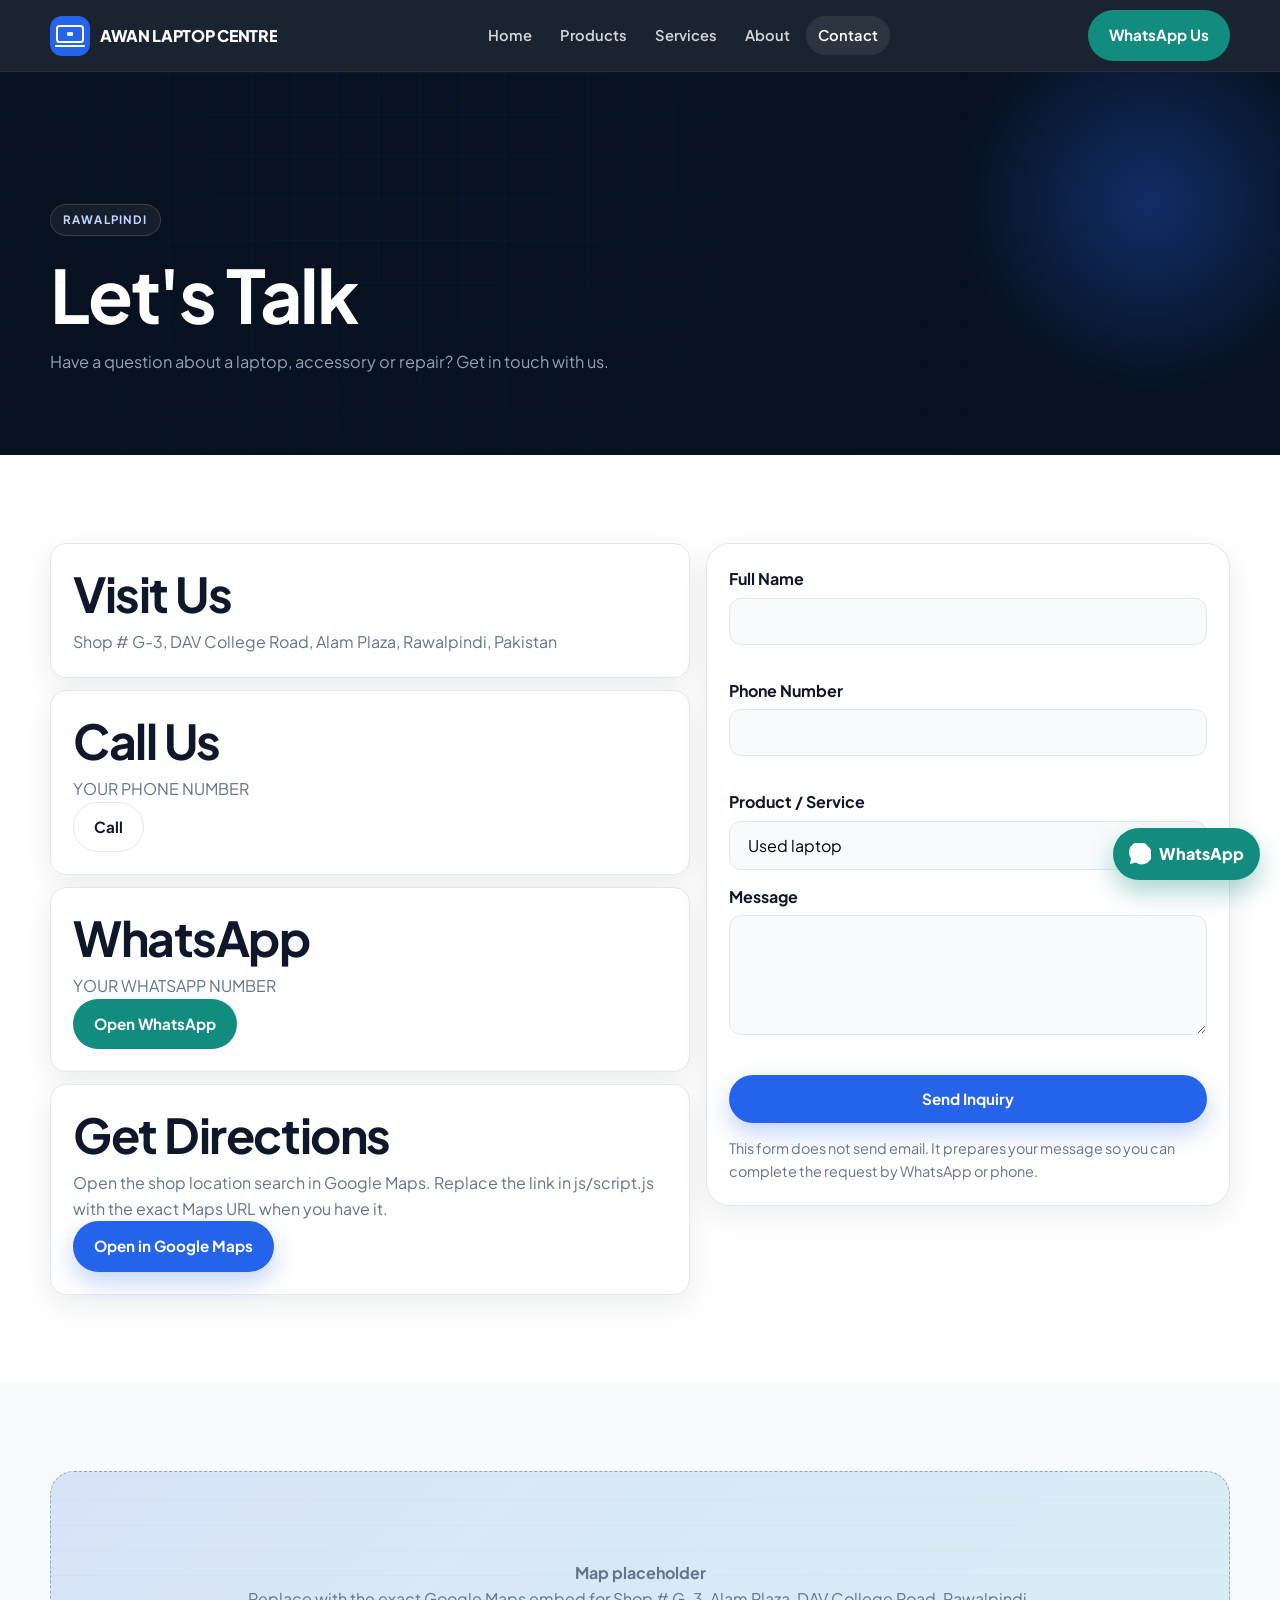
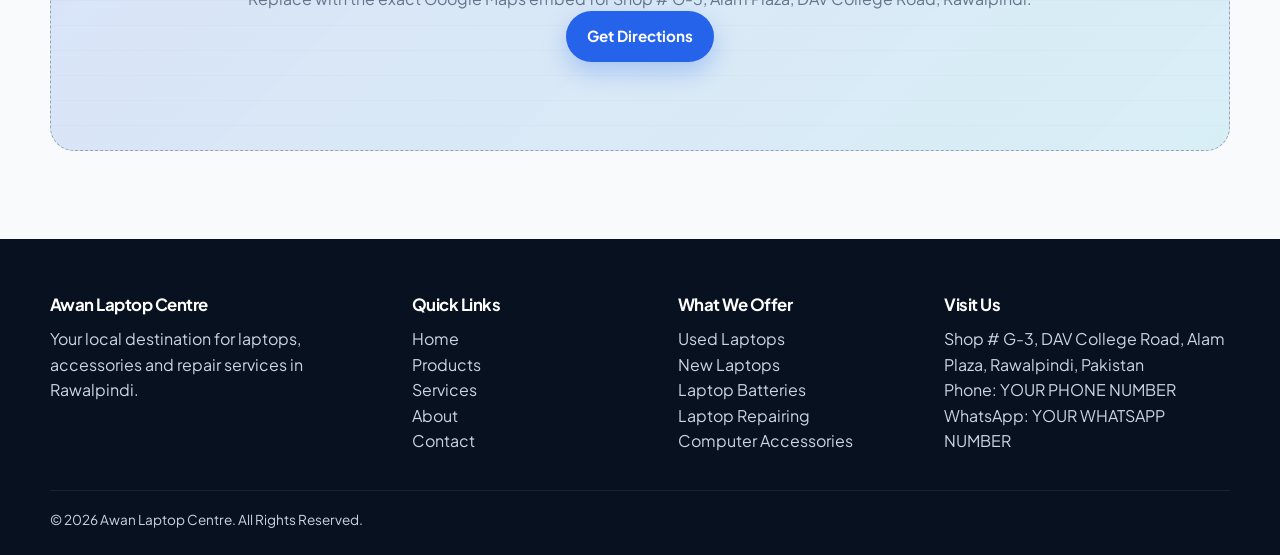
<file: contact.html>
<!DOCTYPE html>
<html lang="en">
<head>
  <meta charset="UTF-8">
  <meta name="viewport" content="width=device-width, initial-scale=1.0">
  <title>Contact Awan Laptop Centre | Alam Plaza, Rawalpindi</title>
  <meta name="description" content="Visit Awan Laptop Centre at Shop G-3, Alam Plaza, DAV College Road, Rawalpindi, or send an inquiry about laptops, accessories and repair.">
  <meta property="og:title" content="Let's Talk | Awan Laptop Centre">
  <meta property="og:description" content="Have a question about a laptop, accessory or repair? Get in touch with us in Rawalpindi.">
  <meta property="og:type" content="website">
  <meta property="og:image" content="https://images.unsplash.com/photo-1484788984921-03950022c9ef?auto=format&fit=crop&w=1200&q=80">
  <link rel="icon" href="assets/logo/favicon.svg" type="image/svg+xml">
  <link rel="preconnect" href="https://fonts.googleapis.com">
  <link rel="preconnect" href="https://fonts.gstatic.com" crossorigin>
  <link href="https://fonts.googleapis.com/css2?family=Plus+Jakarta+Sans:wght@400;500;600;700;800&display=swap" rel="stylesheet">
  <link rel="stylesheet" href="css/style.css">
</head>
<body>
  <a class="skip-link" href="#main">Skip to content</a>
  <header class="site-header site-header--solid">
    <div class="header-inner">
      <a class="logo" href="index.html">
        <img src="assets/logo/logo.svg" alt="">
        <span>AWAN LAPTOP CENTRE</span>
      </a>
      <nav class="desktop-nav" aria-label="Primary">
        <a href="index.html">Home</a>
        <a href="products.html">Products</a>
        <a href="services.html">Services</a>
        <a href="about.html">About</a>
        <a href="contact.html" aria-current="page">Contact</a>
      </nav>
      <a class="btn btn--whatsapp header-cta" href="#" data-whatsapp="general">WhatsApp Us</a>
      <button class="nav-toggle" type="button" aria-expanded="false" aria-controls="mobile-nav" aria-label="Open menu">
        <span></span><span></span><span></span>
      </button>
    </div>
  </header>
  <div class="nav-backdrop"></div>
  <nav id="mobile-nav" class="mobile-nav" aria-label="Mobile">
    <a href="index.html">Home</a>
    <a href="products.html">Products</a>
    <a href="services.html">Services</a>
    <a href="about.html">About</a>
    <a href="contact.html" aria-current="page">Contact</a>
    <a class="btn btn--whatsapp" href="#" data-whatsapp="general">WhatsApp Us</a>
  </nav>

  <main id="main">
    <section class="hero page-hero">
      <div class="hero__glow" aria-hidden="true"></div>
      <div class="container">
        <p class="badge">Rawalpindi</p>
        <h1>Let's Talk</h1>
        <p class="lede">Have a question about a laptop, accessory or repair? Get in touch with us.</p>
      </div>
    </section>

    <section class="section">
      <div class="container contact-layout">
        <div>
          <article class="info-card">
            <h2>Visit Us</h2>
            <p class="muted">Shop # G-3, DAV College Road, Alam Plaza, Rawalpindi, Pakistan</p>
          </article>
          <article class="info-card" style="margin-top:12px">
            <h2>Call Us</h2>
            <p class="muted" data-phone-text>YOUR PHONE NUMBER</p>
            <a class="btn btn--ghost-dark" href="#" data-phone-href>Call</a>
          </article>
          <article class="info-card" style="margin-top:12px">
            <h2>WhatsApp</h2>
            <p class="muted" data-whatsapp-text>YOUR WHATSAPP NUMBER</p>
            <a class="btn btn--whatsapp" href="#" data-whatsapp="general">Open WhatsApp</a>
          </article>
          <article class="info-card" style="margin-top:12px">
            <h2>Get Directions</h2>
            <p class="muted">Open the shop location search in Google Maps. Replace the link in js/script.js with the exact Maps URL when you have it.</p>
            <a class="btn btn--primary" href="#" data-maps-href target="_blank" rel="noopener">Open in Google Maps</a>
          </article>
        </div>

        <div>
          <form class="form" data-contact-form novalidate>
            <div class="form-field">
              <label for="fullName">Full Name</label>
              <input id="fullName" name="fullName" type="text" autocomplete="name" required>
              <p class="field-error" role="alert"></p>
            </div>
            <div class="form-field">
              <label for="phone">Phone Number</label>
              <input id="phone" name="phone" type="tel" autocomplete="tel" required>
              <p class="field-error" role="alert"></p>
            </div>
            <div class="form-field">
              <label for="topic">Product / Service</label>
              <select id="topic" name="topic">
                <option>Used laptop</option>
                <option>New laptop</option>
                <option>Laptop battery</option>
                <option>Accessory</option>
                <option>Laptop repair</option>
                <option>Something else</option>
              </select>
            </div>
            <div class="form-field">
              <label for="message">Message</label>
              <textarea id="message" name="message" required></textarea>
              <p class="field-error" role="alert"></p>
            </div>
            <button class="btn btn--primary" type="submit">Send Inquiry</button>
            <p class="note">This form does not send email. It prepares your message so you can complete the request by WhatsApp or phone.</p>
          </form>
          <div class="form-success" data-form-success hidden tabindex="-1">
            <p><strong>Thank you! Your inquiry has been prepared. Please contact us through WhatsApp or phone to complete your request.</strong></p>
            <button class="btn btn--whatsapp" type="button" data-form-whatsapp style="margin-top:12px">Continue on WhatsApp</button>
          </div>
        </div>
      </div>
    </section>

    <section class="section bg-light">
      <div class="container">
        <div class="map-placeholder">
          <!-- Replace this iframe with the exact Google Maps embed for Awan Laptop Centre -->
          <div>
            <p><strong>Map placeholder</strong></p>
            <p>Replace with the exact Google Maps embed for Shop # G-3, Alam Plaza, DAV College Road, Rawalpindi.</p>
            <a class="btn btn--primary" href="#" data-maps-href target="_blank" rel="noopener">Get Directions</a>
          </div>
        </div>
      </div>
    </section>
  </main>

  <footer class="site-footer">
    <div class="container footer-grid">
      <div>
        <h2>Awan Laptop Centre</h2>
        <p>Your local destination for laptops, accessories and repair services in Rawalpindi.</p>
      </div>
      <div>
        <h3>Quick Links</h3>
        <ul>
          <li><a href="index.html">Home</a></li>
          <li><a href="products.html">Products</a></li>
          <li><a href="services.html">Services</a></li>
          <li><a href="about.html">About</a></li>
          <li><a href="contact.html">Contact</a></li>
        </ul>
      </div>
      <div>
        <h3>What We Offer</h3>
        <ul>
          <li>Used Laptops</li>
          <li>New Laptops</li>
          <li>Laptop Batteries</li>
          <li>Laptop Repairing</li>
          <li>Computer Accessories</li>
        </ul>
      </div>
      <div>
        <h3>Visit Us</h3>
        <p>Shop # G-3, DAV College Road, Alam Plaza, Rawalpindi, Pakistan</p>
        <p>Phone: <span data-phone-text>YOUR PHONE NUMBER</span></p>
        <p>WhatsApp: <span data-whatsapp-text>YOUR WHATSAPP NUMBER</span></p>
      </div>
    </div>
    <div class="container footer-bottom">
      <p>© 2026 Awan Laptop Centre. All Rights Reserved.</p>
    </div>
  </footer>
  <button class="back-to-top" type="button" aria-label="Back to top">↑</button>
  <a class="float-whatsapp" href="#" data-whatsapp="general" aria-label="Chat on WhatsApp">
    <svg width="22" height="22" viewBox="0 0 24 24" fill="currentColor" aria-hidden="true"><path d="M20.5 3.5A11 11 0 0 0 2.2 16.7L1 23l6.5-1.7A11 11 0 0 0 20.5 3.5z"/></svg>
    <span>WhatsApp</span>
  </a>
  <script src="js/script.js"></script>
</body>
</html>
</file>
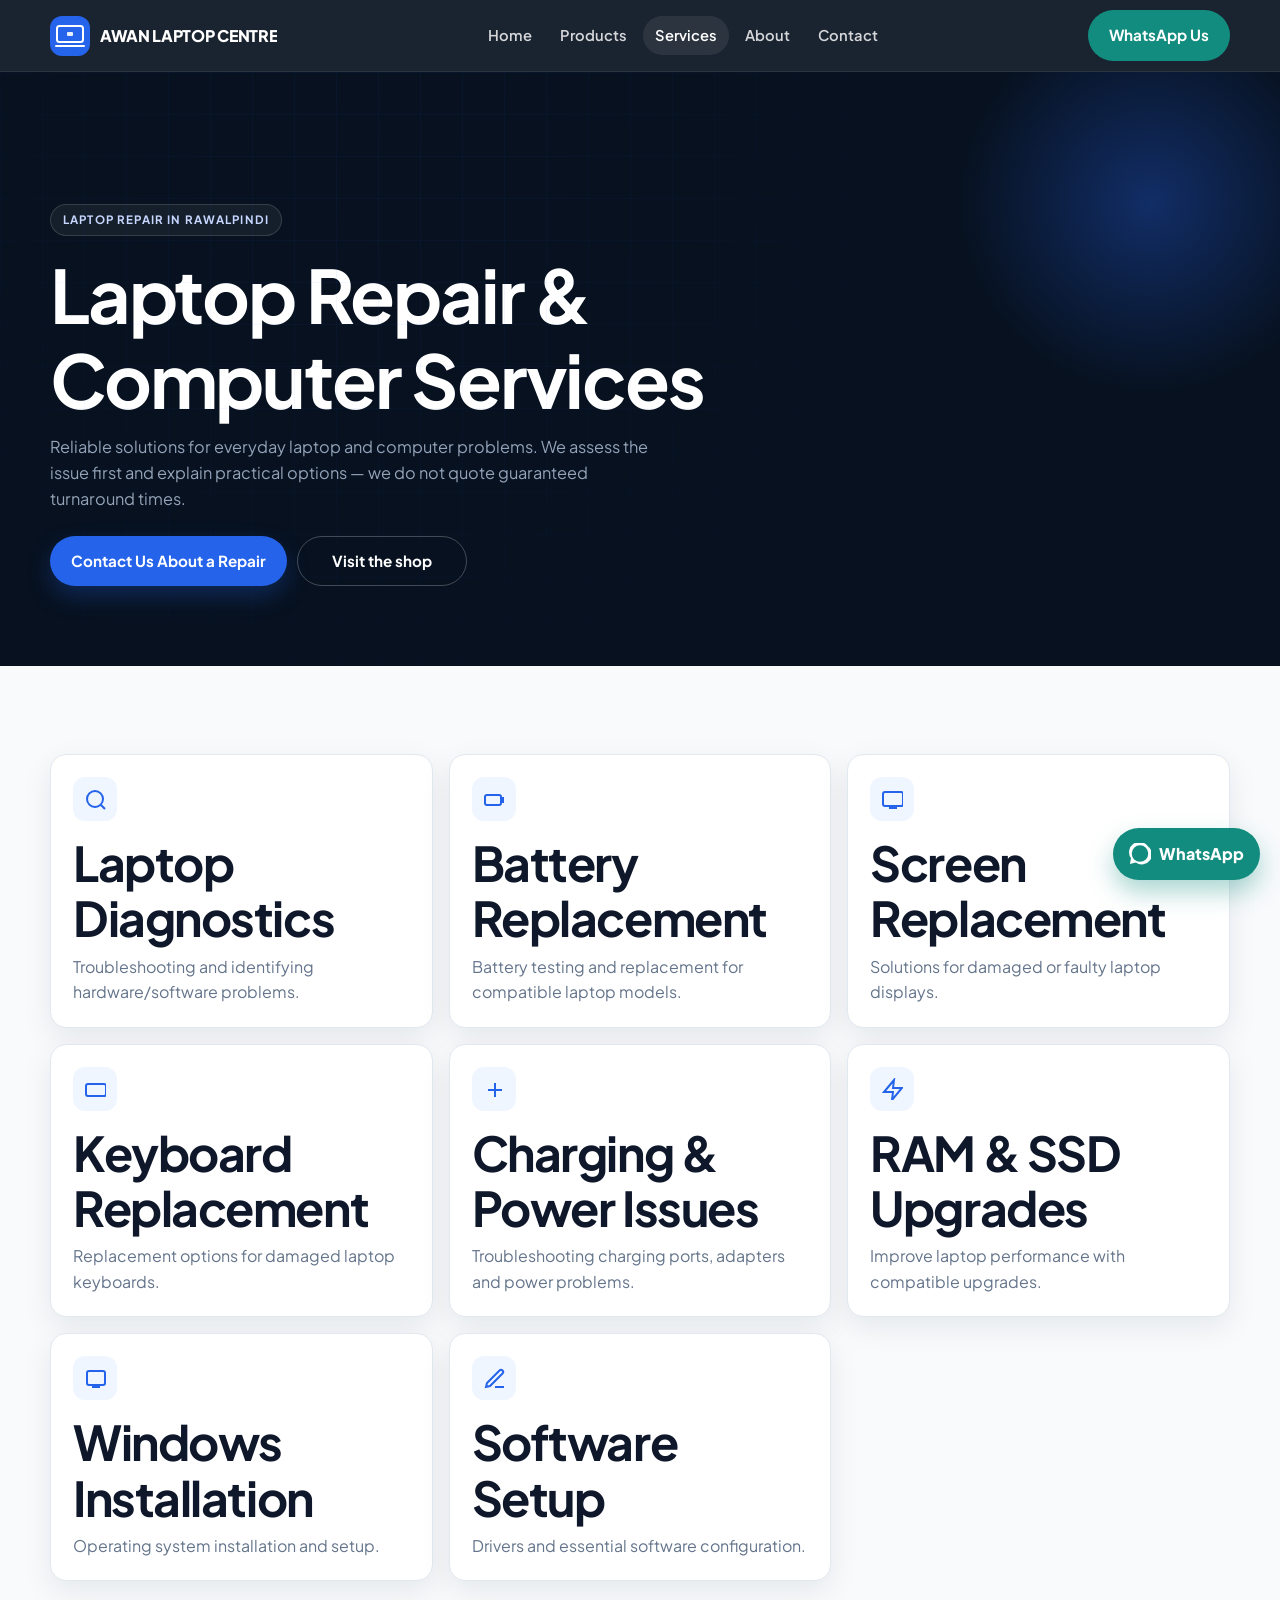
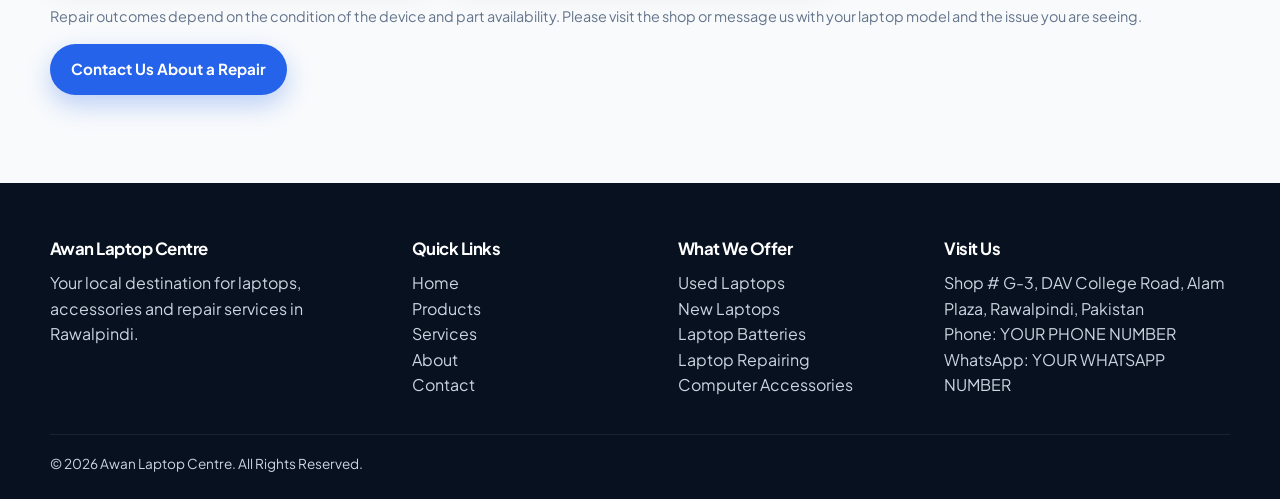
<file: services.html>
<!DOCTYPE html>
<html lang="en">
<head>
  <meta charset="UTF-8">
  <meta name="viewport" content="width=device-width, initial-scale=1.0">
  <title>Laptop Repair in Rawalpindi | Awan Laptop Centre</title>
  <meta name="description" content="Laptop diagnostics, battery replacement, screen and keyboard repair, Windows setup and hardware upgrades at Awan Laptop Centre, Alam Plaza, Rawalpindi.">
  <meta property="og:title" content="Laptop Repair & Computer Services | Awan Laptop Centre">
  <meta property="og:description" content="Reliable solutions for everyday laptop and computer problems in Rawalpindi.">
  <meta property="og:type" content="website">
  <meta property="og:image" content="https://images.unsplash.com/photo-1581091226825-a6a2a5aee158?auto=format&fit=crop&w=1200&q=80">
  <link rel="icon" href="assets/logo/favicon.svg" type="image/svg+xml">
  <link rel="preconnect" href="https://fonts.googleapis.com">
  <link rel="preconnect" href="https://fonts.gstatic.com" crossorigin>
  <link href="https://fonts.googleapis.com/css2?family=Plus+Jakarta+Sans:wght@400;500;600;700;800&display=swap" rel="stylesheet">
  <link rel="stylesheet" href="css/style.css">
</head>
<body>
  <a class="skip-link" href="#main">Skip to content</a>
  <header class="site-header site-header--solid">
    <div class="header-inner">
      <a class="logo" href="index.html">
        <img src="assets/logo/logo.svg" alt="">
        <span>AWAN LAPTOP CENTRE</span>
      </a>
      <nav class="desktop-nav" aria-label="Primary">
        <a href="index.html">Home</a>
        <a href="products.html">Products</a>
        <a href="services.html" aria-current="page">Services</a>
        <a href="about.html">About</a>
        <a href="contact.html">Contact</a>
      </nav>
      <a class="btn btn--whatsapp header-cta" href="#" data-whatsapp="repair">WhatsApp Us</a>
      <button class="nav-toggle" type="button" aria-expanded="false" aria-controls="mobile-nav" aria-label="Open menu">
        <span></span><span></span><span></span>
      </button>
    </div>
  </header>
  <div class="nav-backdrop"></div>
  <nav id="mobile-nav" class="mobile-nav" aria-label="Mobile">
    <a href="index.html">Home</a>
    <a href="products.html">Products</a>
    <a href="services.html" aria-current="page">Services</a>
    <a href="about.html">About</a>
    <a href="contact.html">Contact</a>
    <a class="btn btn--whatsapp" href="#" data-whatsapp="repair">WhatsApp Us</a>
  </nav>

  <main id="main">
    <section class="hero page-hero">
      <div class="hero__glow" aria-hidden="true"></div>
      <div class="container">
        <p class="badge">Laptop repair in Rawalpindi</p>
        <h1>Laptop Repair & Computer Services</h1>
        <p class="lede">Reliable solutions for everyday laptop and computer problems. We assess the issue first and explain practical options — we do not quote guaranteed turnaround times.</p>
        <div class="hero-actions">
          <a class="btn btn--primary" href="#" data-whatsapp="repair">Contact Us About a Repair</a>
          <a class="btn btn--ghost" href="contact.html">Visit the shop</a>
        </div>
      </div>
    </section>

    <section class="section bg-light">
      <div class="container">
        <div class="cards-grid service-grid">
          <article class="service-card reveal">
            <div class="icon-chip" aria-hidden="true">
              <svg width="22" height="22" fill="none" stroke="currentColor" stroke-width="2"><circle cx="11" cy="11" r="8"/><path d="m21 21-4.3-4.3"/></svg>
            </div>
            <h2>Laptop Diagnostics</h2>
            <p class="muted">Troubleshooting and identifying hardware/software problems.</p>
          </article>
          <article class="service-card reveal">
            <div class="icon-chip" aria-hidden="true">
              <svg width="22" height="22" fill="none" stroke="currentColor" stroke-width="2"><rect x="2" y="7" width="16" height="10" rx="2"/><path d="M18 10h2v4h-2"/></svg>
            </div>
            <h2>Battery Replacement</h2>
            <p class="muted">Battery testing and replacement for compatible laptop models.</p>
          </article>
          <article class="service-card reveal">
            <div class="icon-chip" aria-hidden="true">
              <svg width="22" height="22" fill="none" stroke="currentColor" stroke-width="2"><rect x="2" y="4" width="20" height="14" rx="2"/><path d="M8 20h8"/></svg>
            </div>
            <h2>Screen Replacement</h2>
            <p class="muted">Solutions for damaged or faulty laptop displays.</p>
          </article>
          <article class="service-card reveal">
            <div class="icon-chip" aria-hidden="true">
              <svg width="22" height="22" fill="none" stroke="currentColor" stroke-width="2"><rect x="2" y="6" width="20" height="12" rx="2"/><path d="M6 10h.01M10 10h.01M14 10h.01"/></svg>
            </div>
            <h2>Keyboard Replacement</h2>
            <p class="muted">Replacement options for damaged laptop keyboards.</p>
          </article>
          <article class="service-card reveal">
            <div class="icon-chip" aria-hidden="true">
              <svg width="22" height="22" fill="none" stroke="currentColor" stroke-width="2"><path d="M5 12h14M12 5v14"/></svg>
            </div>
            <h2>Charging & Power Issues</h2>
            <p class="muted">Troubleshooting charging ports, adapters and power problems.</p>
          </article>
          <article class="service-card reveal">
            <div class="icon-chip" aria-hidden="true">
              <svg width="22" height="22" fill="none" stroke="currentColor" stroke-width="2"><path d="M13 2 3 14h9l-1 8 10-12h-9l1-8z"/></svg>
            </div>
            <h2>RAM & SSD Upgrades</h2>
            <p class="muted">Improve laptop performance with compatible upgrades.</p>
          </article>
          <article class="service-card reveal">
            <div class="icon-chip" aria-hidden="true">
              <svg width="22" height="22" fill="none" stroke="currentColor" stroke-width="2"><rect x="3" y="4" width="18" height="14" rx="2"/><path d="M8 20h8"/></svg>
            </div>
            <h2>Windows Installation</h2>
            <p class="muted">Operating system installation and setup.</p>
          </article>
          <article class="service-card reveal">
            <div class="icon-chip" aria-hidden="true">
              <svg width="22" height="22" fill="none" stroke="currentColor" stroke-width="2"><path d="M12 20h9"/><path d="M16.5 3.5a2.1 2.1 0 0 1 3 3L7 19l-4 1 1-4Z"/></svg>
            </div>
            <h2>Software Setup</h2>
            <p class="muted">Drivers and essential software configuration.</p>
          </article>
        </div>
        <p class="note" style="margin-top:24px">Repair outcomes depend on the condition of the device and part availability. Please visit the shop or message us with your laptop model and the issue you are seeing.</p>
        <a class="btn btn--primary" style="margin-top:16px" href="#" data-whatsapp="repair">Contact Us About a Repair</a>
      </div>
    </section>
  </main>

  <footer class="site-footer">
    <div class="container footer-grid">
      <div>
        <h2>Awan Laptop Centre</h2>
        <p>Your local destination for laptops, accessories and repair services in Rawalpindi.</p>
      </div>
      <div>
        <h3>Quick Links</h3>
        <ul>
          <li><a href="index.html">Home</a></li>
          <li><a href="products.html">Products</a></li>
          <li><a href="services.html">Services</a></li>
          <li><a href="about.html">About</a></li>
          <li><a href="contact.html">Contact</a></li>
        </ul>
      </div>
      <div>
        <h3>What We Offer</h3>
        <ul>
          <li>Used Laptops</li>
          <li>New Laptops</li>
          <li>Laptop Batteries</li>
          <li>Laptop Repairing</li>
          <li>Computer Accessories</li>
        </ul>
      </div>
      <div>
        <h3>Visit Us</h3>
        <p>Shop # G-3, DAV College Road, Alam Plaza, Rawalpindi, Pakistan</p>
        <p>Phone: <span data-phone-text>YOUR PHONE NUMBER</span></p>
        <p>WhatsApp: <span data-whatsapp-text>YOUR WHATSAPP NUMBER</span></p>
      </div>
    </div>
    <div class="container footer-bottom">
      <p>© 2026 Awan Laptop Centre. All Rights Reserved.</p>
    </div>
  </footer>
  <button class="back-to-top" type="button" aria-label="Back to top">↑</button>
  <a class="float-whatsapp" href="#" data-whatsapp="repair" aria-label="Chat on WhatsApp about repairs">
    <svg width="22" height="22" viewBox="0 0 24 24" fill="currentColor" aria-hidden="true"><path d="M20.5 3.5A11 11 0 0 0 2.2 16.7L1 23l6.5-1.7A11 11 0 0 0 20.5 3.5zm-8.5 17a9 9 0 1 1 0-18 9 9 0 0 1 0 18z"/></svg>
    <span>WhatsApp</span>
  </a>
  <script src="js/script.js"></script>
</body>
</html>
</file>
<file: css/style.css>
/* ============================================
   Awan Laptop Centre — premium storefront styles
   Mobile-first. Desktop enhancements via min-width.
   ============================================ */

:root {
  --primary: #2563eb;
  --primary-dark: #1d4ed8;
  --secondary: #06b6d4;
  --dark: #07111f;
  --dark-2: #0f172a;
  --dark-3: #111827;
  --white: #ffffff;
  --light: #f8fafc;
  --light-2: #f1f5f9;
  --text: #0f172a;
  --text-light: #64748b;
  --border: #e2e8f0;
  --success: #16a34a;
  --whatsapp: #128c7e;
  --whatsapp-dark: #075e54;
  --radius-sm: 10px;
  --radius-md: 16px;
  --radius-lg: 24px;
  --shadow: 0 10px 30px rgba(15, 23, 42, 0.08);
  --shadow-lg: 0 24px 50px rgba(7, 17, 31, 0.16);
  --header-h: 72px;
  --container: 1180px;
  --font: "Plus Jakarta Sans", system-ui, sans-serif;
}

*,
*::before,
*::after {
  box-sizing: border-box;
}

html {
  scroll-behavior: smooth;
}

body {
  margin: 0;
  font-family: var(--font);
  color: var(--text);
  background: var(--white);
  line-height: 1.6;
  overflow-x: hidden;
}

body.nav-open,
body.modal-open {
  overflow: hidden;
}

img {
  max-width: 100%;
  height: auto;
  display: block;
}

a {
  color: inherit;
  text-decoration: none;
}

button,
input,
select,
textarea {
  font-family: inherit;
}

h1,
h2,
h3,
h4 {
  margin: 0;
  line-height: 1.15;
  letter-spacing: -0.03em;
}

h1 {
  font-size: clamp(2.1rem, 8vw, 4.6rem);
}

h2 {
  font-size: clamp(1.7rem, 4.5vw, 3rem);
}

p {
  margin: 0;
}

ul {
  margin: 0;
  padding: 0;
  list-style: none;
}

.skip-link {
  position: absolute;
  left: 12px;
  top: -48px;
  background: var(--primary);
  color: var(--white);
  padding: 8px 14px;
  border-radius: 8px;
  z-index: 1000;
}

.skip-link:focus {
  top: 12px;
}

.container {
  width: min(100% - 32px, var(--container));
  margin-inline: auto;
}

.section {
  padding: 64px 0;
}

.section--tight {
  padding: 48px 0;
}

.section__head {
  max-width: 640px;
  margin-bottom: 32px;
}

.section__head--center {
  margin-inline: auto;
  text-align: center;
}

.eyebrow {
  display: inline-flex;
  align-items: center;
  gap: 8px;
  font-size: 0.78rem;
  font-weight: 700;
  letter-spacing: 0.12em;
  text-transform: uppercase;
  color: var(--primary);
  margin-bottom: 12px;
}

.lede {
  margin-top: 12px;
  color: var(--text-light);
  font-size: 1.02rem;
}

/* Buttons */
.btn {
  display: inline-flex;
  align-items: center;
  justify-content: center;
  gap: 8px;
  min-height: 48px;
  padding: 12px 20px;
  border-radius: 999px;
  border: 1px solid transparent;
  font-weight: 700;
  font-size: 0.95rem;
  cursor: pointer;
  transition: transform 0.2s ease, background 0.2s ease, box-shadow 0.2s ease, border-color 0.2s ease;
}

.btn:hover {
  transform: translateY(-1px);
}

.btn:focus-visible,
a:focus-visible,
button:focus-visible,
input:focus-visible,
select:focus-visible,
textarea:focus-visible {
  outline: 3px solid rgba(37, 99, 235, 0.45);
  outline-offset: 2px;
}

.btn--primary {
  background: var(--primary);
  color: var(--white);
  box-shadow: 0 10px 24px rgba(37, 99, 235, 0.28);
}

.btn--primary:hover {
  background: var(--primary-dark);
}

.btn--ghost {
  background: transparent;
  border-color: rgba(255, 255, 255, 0.24);
  color: var(--white);
}

.btn--ghost-dark {
  background: var(--white);
  border-color: var(--border);
  color: var(--text);
}

.btn--whatsapp {
  background: var(--whatsapp);
  color: var(--white);
}

.btn--whatsapp:hover {
  background: var(--whatsapp-dark);
}

.btn--block {
  width: 100%;
}

.btn--light {
  background: var(--white);
  color: var(--dark);
}

/* Header */
.site-header {
  position: sticky;
  top: 0;
  z-index: 80;
  height: var(--header-h);
  display: flex;
  align-items: center;
  transition: background 0.25s ease, border-color 0.25s ease, backdrop-filter 0.25s ease;
  border-bottom: 1px solid transparent;
}

.site-header--over-hero {
  position: fixed;
  width: 100%;
  background: linear-gradient(to bottom, rgba(7, 17, 31, 0.55), transparent);
}

.site-header.is-scrolled,
.site-header--solid {
  background: rgba(7, 17, 31, 0.92);
  backdrop-filter: blur(16px);
  border-bottom-color: rgba(255, 255, 255, 0.08);
}

.header-inner {
  display: flex;
  align-items: center;
  justify-content: space-between;
  gap: 16px;
  width: min(100% - 24px, var(--container));
  margin-inline: auto;
}

.logo {
  display: flex;
  align-items: center;
  gap: 10px;
  color: var(--white);
  min-width: 0;
}

.logo img {
  width: 40px;
  height: 40px;
  flex-shrink: 0;
}

.logo span {
  font-weight: 800;
  font-size: 0.92rem;
  letter-spacing: -0.02em;
  white-space: nowrap;
  overflow: hidden;
  text-overflow: ellipsis;
}

.desktop-nav {
  display: none;
  align-items: center;
  gap: 4px;
}

.desktop-nav a {
  color: rgba(255, 255, 255, 0.82);
  font-weight: 600;
  font-size: 0.92rem;
  padding: 8px 12px;
  border-radius: 999px;
}

.desktop-nav a:hover,
.desktop-nav a[aria-current="page"] {
  color: var(--white);
  background: rgba(255, 255, 255, 0.08);
}

.header-cta {
  display: none;
}

.nav-toggle {
  width: 44px;
  height: 44px;
  border: 1px solid rgba(255, 255, 255, 0.18);
  background: rgba(255, 255, 255, 0.06);
  border-radius: 12px;
  display: grid;
  place-items: center;
  gap: 5px;
  cursor: pointer;
}

.nav-toggle span {
  display: block;
  width: 18px;
  height: 2px;
  background: var(--white);
  border-radius: 2px;
  transition: transform 0.2s ease, opacity 0.2s ease;
}

.nav-toggle[aria-expanded="true"] span:nth-child(1) {
  transform: translateY(7px) rotate(45deg);
}

.nav-toggle[aria-expanded="true"] span:nth-child(2) {
  opacity: 0;
}

.nav-toggle[aria-expanded="true"] span:nth-child(3) {
  transform: translateY(-7px) rotate(-45deg);
}

.nav-backdrop {
  position: fixed;
  inset: 0;
  background: rgba(7, 17, 31, 0.5);
  opacity: 0;
  pointer-events: none;
  z-index: 90;
  transition: opacity 0.25s ease;
}

.nav-backdrop.is-open {
  opacity: 1;
  pointer-events: auto;
}

.mobile-nav {
  position: fixed;
  top: 0;
  right: 0;
  height: 100%;
  width: min(88vw, 360px);
  background: #0b1628;
  z-index: 100;
  padding: 88px 24px 32px;
  transform: translateX(100%);
  transition: transform 0.28s ease;
  display: flex;
  flex-direction: column;
  gap: 8px;
  border-left: 1px solid rgba(255, 255, 255, 0.08);
}

.mobile-nav.is-open {
  transform: translateX(0);
}

.mobile-nav a {
  color: var(--white);
  font-size: 1.15rem;
  font-weight: 700;
  padding: 14px 8px;
  border-bottom: 1px solid rgba(255, 255, 255, 0.06);
}

.mobile-nav .btn {
  margin-top: 16px;
}

/* Hero */
.hero {
  position: relative;
  background: var(--dark);
  color: var(--white);
  padding: 108px 0 56px;
  overflow: hidden;
}

.page-hero {
  padding: 128px 0 72px;
}

.hero::before {
  content: "";
  position: absolute;
  inset: 0;
  background-image:
    linear-gradient(rgba(37, 99, 235, 0.07) 1px, transparent 1px),
    linear-gradient(90deg, rgba(37, 99, 235, 0.07) 1px, transparent 1px);
  background-size: 42px 42px;
  mask-image: radial-gradient(circle at 30% 20%, black, transparent 70%);
}

.hero__glow {
  position: absolute;
  width: 420px;
  height: 420px;
  border-radius: 50%;
  background: radial-gradient(circle, rgba(37, 99, 235, 0.35), transparent 65%);
  top: -80px;
  right: -80px;
  pointer-events: none;
}

.hero__glow--cyan {
  background: radial-gradient(circle, rgba(6, 182, 212, 0.22), transparent 65%);
  left: -120px;
  bottom: -80px;
  top: auto;
  right: auto;
}

.hero-grid {
  position: relative;
  display: grid;
  gap: 36px;
}

.badge {
  display: inline-flex;
  align-items: center;
  gap: 8px;
  padding: 6px 12px;
  border-radius: 999px;
  border: 1px solid rgba(255, 255, 255, 0.14);
  background: rgba(255, 255, 255, 0.06);
  font-size: 0.72rem;
  font-weight: 700;
  letter-spacing: 0.1em;
  text-transform: uppercase;
  color: #c7d7ff;
  margin-bottom: 16px;
}

.hero h1 {
  max-width: 14ch;
}

.hero .lede,
.page-hero .lede {
  color: #94a3b8;
  max-width: 52ch;
}

.hero-actions {
  display: flex;
  flex-direction: column;
  gap: 10px;
  margin-top: 24px;
}

.trust-line {
  margin-top: 22px;
  color: #93c5fd;
  font-size: 0.88rem;
  font-weight: 600;
}

.hero-visual {
  position: relative;
}

.hero-visual img {
  width: 100%;
  border-radius: var(--radius-lg);
  box-shadow: var(--shadow-lg);
  aspect-ratio: 4 / 3;
  object-fit: cover;
}

.float-card {
  position: absolute;
  background: rgba(15, 23, 42, 0.72);
  border: 1px solid rgba(255, 255, 255, 0.12);
  backdrop-filter: blur(12px);
  color: var(--white);
  padding: 10px 14px;
  border-radius: 14px;
  font-size: 0.82rem;
  font-weight: 700;
  box-shadow: var(--shadow);
  animation: float 5s ease-in-out infinite;
}

.float-card--1 {
  top: 12px;
  left: 12px;
}

.float-card--2 {
  top: 48%;
  right: 8px;
  animation-delay: 0.8s;
}

.float-card--3 {
  bottom: 16px;
  left: 18px;
  animation-delay: 1.4s;
}

@keyframes float {
  0%,
  100% {
    transform: translateY(0);
  }
  50% {
    transform: translateY(-8px);
  }
}

/* Cards grid */
.cards-grid {
  display: grid;
  grid-template-columns: 1fr;
  gap: 16px;
}

.category-card,
.why-card,
.service-card,
.info-card {
  background: var(--white);
  border: 1px solid var(--border);
  border-radius: var(--radius-md);
  padding: 22px;
  box-shadow: var(--shadow);
  transition: transform 0.22s ease, box-shadow 0.22s ease;
}

.category-card:hover,
.why-card:hover,
.service-card:hover {
  transform: translateY(-6px);
  box-shadow: var(--shadow-lg);
}

.category-card__media {
  border-radius: 14px;
  overflow: hidden;
  margin-bottom: 16px;
  aspect-ratio: 16 / 10;
}

.category-card__media img {
  width: 100%;
  height: 100%;
  object-fit: cover;
  transition: transform 0.35s ease;
}

.category-card:hover img {
  transform: scale(1.05);
}

.icon-chip {
  width: 44px;
  height: 44px;
  border-radius: 12px;
  display: grid;
  place-items: center;
  background: #eff6ff;
  color: var(--primary);
  margin-bottom: 14px;
}

.card-title-row {
  display: flex;
  align-items: center;
  justify-content: space-between;
  gap: 8px;
}

.arrow {
  color: var(--primary);
  font-size: 1.2rem;
}

.muted {
  color: var(--text-light);
  margin-top: 8px;
}

/* Products */
.product-grid {
  display: grid;
  grid-template-columns: 1fr;
  gap: 18px;
}

.product-card {
  background: var(--white);
  border: 1px solid var(--border);
  border-radius: var(--radius-md);
  overflow: hidden;
  box-shadow: var(--shadow);
  display: flex;
  flex-direction: column;
  transition: transform 0.22s ease, box-shadow 0.22s ease;
}

.product-card:hover {
  transform: translateY(-6px);
  box-shadow: var(--shadow-lg);
}

.product-card__media {
  position: relative;
  overflow: hidden;
  aspect-ratio: 4 / 3;
  background: var(--light-2);
}

.product-card__media img {
  width: 100%;
  height: 100%;
  object-fit: cover;
  transition: transform 0.4s ease;
}

.product-card:hover img {
  transform: scale(1.06);
}

.product-badge {
  position: absolute;
  top: 12px;
  left: 12px;
  background: var(--dark);
  color: var(--white);
  font-size: 0.7rem;
  font-weight: 800;
  letter-spacing: 0.06em;
  padding: 6px 10px;
  border-radius: 999px;
}

.product-card__body {
  padding: 18px;
  display: flex;
  flex-direction: column;
  gap: 8px;
  flex: 1;
}

.product-card__brand {
  font-size: 0.78rem;
  font-weight: 700;
  color: var(--primary);
  text-transform: uppercase;
  letter-spacing: 0.08em;
}

.product-card__title {
  font-size: 1.1rem;
}

.product-card__specs {
  color: var(--text-light);
  font-size: 0.9rem;
  display: grid;
  grid-template-columns: 1fr 1fr;
  gap: 4px 8px;
}

.product-card__meta {
  display: flex;
  justify-content: space-between;
  gap: 8px;
  margin-top: auto;
  padding-top: 8px;
  font-size: 0.86rem;
  font-weight: 700;
}

.availability {
  color: var(--primary-dark);
}

.price-tag {
  color: var(--text);
}

.product-card__actions {
  display: grid;
  gap: 8px;
  margin-top: 8px;
}

/* Repair band */
.repair-band {
  background: var(--dark-2);
  color: var(--white);
  border-radius: 0;
  overflow: hidden;
}

.repair-band .container {
  display: grid;
  gap: 28px;
}

.repair-list {
  display: grid;
  grid-template-columns: 1fr 1fr;
  gap: 10px;
  margin: 22px 0;
}

.repair-list li {
  background: rgba(255, 255, 255, 0.05);
  border: 1px solid rgba(255, 255, 255, 0.08);
  border-radius: 12px;
  padding: 10px 12px;
  font-size: 0.88rem;
  font-weight: 600;
}

.repair-visual {
  border-radius: var(--radius-lg);
  overflow: hidden;
  min-height: 240px;
}

.repair-visual img {
  width: 100%;
  height: 100%;
  object-fit: cover;
  aspect-ratio: 4 / 3;
}

/* Accessories strip */
.h-scroll {
  display: flex;
  gap: 12px;
  overflow-x: auto;
  scroll-snap-type: x mandatory;
  padding-bottom: 8px;
  -webkit-overflow-scrolling: touch;
}

.h-scroll::-webkit-scrollbar {
  height: 6px;
}

.h-scroll::-webkit-scrollbar-thumb {
  background: #cbd5e1;
  border-radius: 99px;
}

.acc-card {
  flex: 0 0 70%;
  scroll-snap-align: start;
  background: var(--light);
  border: 1px solid var(--border);
  border-radius: var(--radius-md);
  padding: 22px 18px;
  min-height: 120px;
  font-weight: 700;
}

/* Trust */
.trust-row {
  display: grid;
  grid-template-columns: 1fr 1fr;
  gap: 12px;
}

.trust-item {
  background: var(--light);
  border-radius: var(--radius-md);
  padding: 18px;
  font-weight: 700;
  border: 1px solid var(--border);
}

/* Location */
.location-grid,
.contact-layout {
  display: grid;
  gap: 16px;
}

.map-placeholder {
  min-height: 280px;
  border-radius: var(--radius-lg);
  background:
    linear-gradient(135deg, rgba(37, 99, 235, 0.12), rgba(6, 182, 212, 0.1)),
    repeating-linear-gradient(0deg, transparent, transparent 24px, rgba(15, 23, 42, 0.04) 25px),
    var(--light-2);
  border: 1px dashed #94a3b8;
  display: grid;
  place-items: center;
  text-align: center;
  padding: 24px;
  color: var(--text-light);
}

/* Footer */
.site-footer {
  background: var(--dark);
  color: #cbd5e1;
  padding: 56px 0 24px;
}

.footer-grid {
  display: grid;
  gap: 28px;
}

.site-footer h2,
.site-footer h3 {
  color: var(--white);
  font-size: 1.05rem;
  margin-bottom: 12px;
}

.site-footer a:hover {
  color: var(--white);
}

.footer-bottom {
  margin-top: 36px;
  padding-top: 18px;
  border-top: 1px solid rgba(255, 255, 255, 0.08);
  font-size: 0.85rem;
}

.socials {
  display: flex;
  gap: 10px;
  margin-top: 14px;
}

.socials a {
  width: 40px;
  height: 40px;
  border-radius: 50%;
  border: 1px solid rgba(255, 255, 255, 0.12);
  display: grid;
  place-items: center;
  opacity: 0.45;
}

.socials a[aria-disabled="true"] {
  cursor: not-allowed;
}

/* Floating actions */
.float-whatsapp {
  position: fixed;
  right: 20px;
  bottom: 20px;
  z-index: 70;
  background: var(--whatsapp);
  color: var(--white);
  min-height: 52px;
  padding: 0 16px;
  border-radius: 999px;
  display: inline-flex;
  align-items: center;
  gap: 8px;
  font-weight: 800;
  box-shadow: 0 12px 24px rgba(18, 140, 126, 0.35);
}

.back-to-top {
  position: fixed;
  right: 20px;
  bottom: 84px;
  z-index: 70;
  width: 44px;
  height: 44px;
  border-radius: 50%;
  border: 0;
  background: var(--dark);
  color: var(--white);
  cursor: pointer;
  opacity: 0;
  pointer-events: none;
  transition: opacity 0.2s ease;
}

.back-to-top.is-visible {
  opacity: 1;
  pointer-events: auto;
}

/* Filters */
.toolbar {
  display: grid;
  gap: 12px;
  margin-bottom: 24px;
}

.search {
  width: 100%;
  min-height: 48px;
  border: 1px solid var(--border);
  border-radius: 14px;
  padding: 0 16px;
  background: var(--white);
  font-size: 1rem;
}

.filter-row {
  display: flex;
  gap: 8px;
  overflow-x: auto;
  padding-bottom: 4px;
}

.filter-btn {
  flex: 0 0 auto;
  min-height: 44px;
  padding: 8px 14px;
  border-radius: 999px;
  border: 1px solid var(--border);
  background: var(--white);
  font-weight: 700;
  cursor: pointer;
}

.filter-btn.is-active {
  background: var(--dark);
  color: var(--white);
  border-color: var(--dark);
}

.empty-state {
  grid-column: 1 / -1;
  text-align: center;
  padding: 40px 16px;
  color: var(--text-light);
  border: 1px dashed var(--border);
  border-radius: var(--radius-md);
}

/* Modal */
.product-modal {
  position: fixed;
  inset: 0;
  background: rgba(7, 17, 31, 0.62);
  z-index: 120;
  display: none;
  padding: 16px;
  overflow-y: auto;
}

.product-modal.is-open {
  display: grid;
  place-items: center;
}

.product-modal__dialog {
  width: min(100%, 820px);
  background: var(--white);
  border-radius: var(--radius-lg);
  overflow: hidden;
  animation: modalIn 0.25s ease;
}

.product-modal__grid {
  display: grid;
}

.product-modal__grid img {
  width: 100%;
  aspect-ratio: 4 / 3;
  object-fit: cover;
}

.product-modal__content {
  padding: 22px;
}

.product-modal__close {
  position: absolute;
  top: 12px;
  right: 12px;
  width: 40px;
  height: 40px;
  border: 0;
  border-radius: 50%;
  background: var(--white);
  cursor: pointer;
  font-size: 1.2rem;
}

.product-modal__dialog {
  position: relative;
}

@keyframes modalIn {
  from {
    opacity: 0;
    transform: translateY(12px) scale(0.98);
  }
  to {
    opacity: 1;
    transform: none;
  }
}

/* Forms */
.form {
  display: grid;
  gap: 14px;
  background: var(--white);
  border: 1px solid var(--border);
  border-radius: var(--radius-lg);
  padding: 22px;
  box-shadow: var(--shadow);
}

.form-field label {
  display: block;
  font-weight: 700;
  margin-bottom: 6px;
}

.form-field input,
.form-field select,
.form-field textarea {
  width: 100%;
  border: 1px solid var(--border);
  border-radius: 12px;
  padding: 12px 14px;
  font-size: 1rem;
  background: var(--light);
}

.form-field textarea {
  min-height: 120px;
  resize: vertical;
}

.field-error {
  color: #b91c1c;
  font-size: 0.85rem;
  min-height: 1.1em;
  margin-top: 4px;
}

.has-error input,
.has-error textarea {
  border-color: #ef4444;
}

.form-success {
  background: #ecfdf3;
  border: 1px solid #bbf7d0;
  color: #166534;
  padding: 20px;
  border-radius: var(--radius-md);
}

/* About / services extras */
.prose {
  max-width: 68ch;
  color: var(--text-light);
}

.prose p + p {
  margin-top: 14px;
}

.values {
  display: grid;
  gap: 12px;
  margin-top: 24px;
}

.value {
  padding: 16px 18px;
  border-left: 4px solid var(--primary);
  background: var(--light);
  border-radius: 0 12px 12px 0;
  font-weight: 700;
}

.bg-light {
  background: var(--light);
}

.bg-white {
  background: var(--white);
}

.note {
  font-size: 0.9rem;
  color: var(--text-light);
}

/* Reveal */
.reveal {
  opacity: 0;
  transform: translateY(18px);
  transition: opacity 0.55s ease, transform 0.55s ease;
}

.reveal.is-visible {
  opacity: 1;
  transform: none;
}

/* Page offsets when header is solid */
.page-main {
  padding-top: 0;
}

/* Tablets */
@media (min-width: 640px) {
  .cards-grid {
    grid-template-columns: 1fr 1fr;
  }

  .product-grid {
    grid-template-columns: 1fr 1fr;
  }

  .hero-actions {
    flex-direction: row;
    flex-wrap: wrap;
  }

  .hero-actions .btn {
    width: auto;
  }

  .acc-card {
    flex-basis: 38%;
  }
}

@media (min-width: 768px) {
  .repair-band .container,
  .location-grid,
  .contact-layout,
  .product-modal__grid {
    grid-template-columns: 1.1fr 0.9fr;
  }

  .footer-grid {
    grid-template-columns: 1.4fr 1fr 1fr 1.2fr;
  }

  .trust-row {
    grid-template-columns: repeat(4, 1fr);
  }

  .hero {
    padding: 132px 0 80px;
  }
}

@media (min-width: 1024px) {
  .desktop-nav,
  .header-cta {
    display: flex;
  }

  .nav-toggle {
    display: none;
  }

  .logo span {
    font-size: 1rem;
  }

  .hero-grid {
    grid-template-columns: 1.05fr 0.95fr;
    align-items: center;
  }

  .hero-actions .btn {
    min-width: 170px;
  }

  .cards-grid.cols-3,
  .service-grid {
    grid-template-columns: repeat(3, 1fr);
  }

  .product-grid {
    grid-template-columns: repeat(4, 1fr);
  }

  .float-whatsapp span {
    display: inline;
  }

  .section {
    padding: 88px 0;
  }

  .acc-card {
    flex-basis: 18%;
  }
}

@media (min-width: 1280px) {
  .cards-grid.cols-3 {
    grid-template-columns: repeat(3, 1fr);
  }
}

@media (max-width: 1023px) {
  .float-whatsapp span {
    display: none;
  }

  .float-whatsapp {
    width: 56px;
    height: 56px;
    padding: 0;
    justify-content: center;
    border-radius: 50%;
  }
}

@media (prefers-reduced-motion: reduce) {
  html {
    scroll-behavior: auto;
  }

  *,
  *::before,
  *::after {
    animation: none !important;
    transition: none !important;
  }

  .reveal {
    opacity: 1;
    transform: none;
  }
}
</file>
